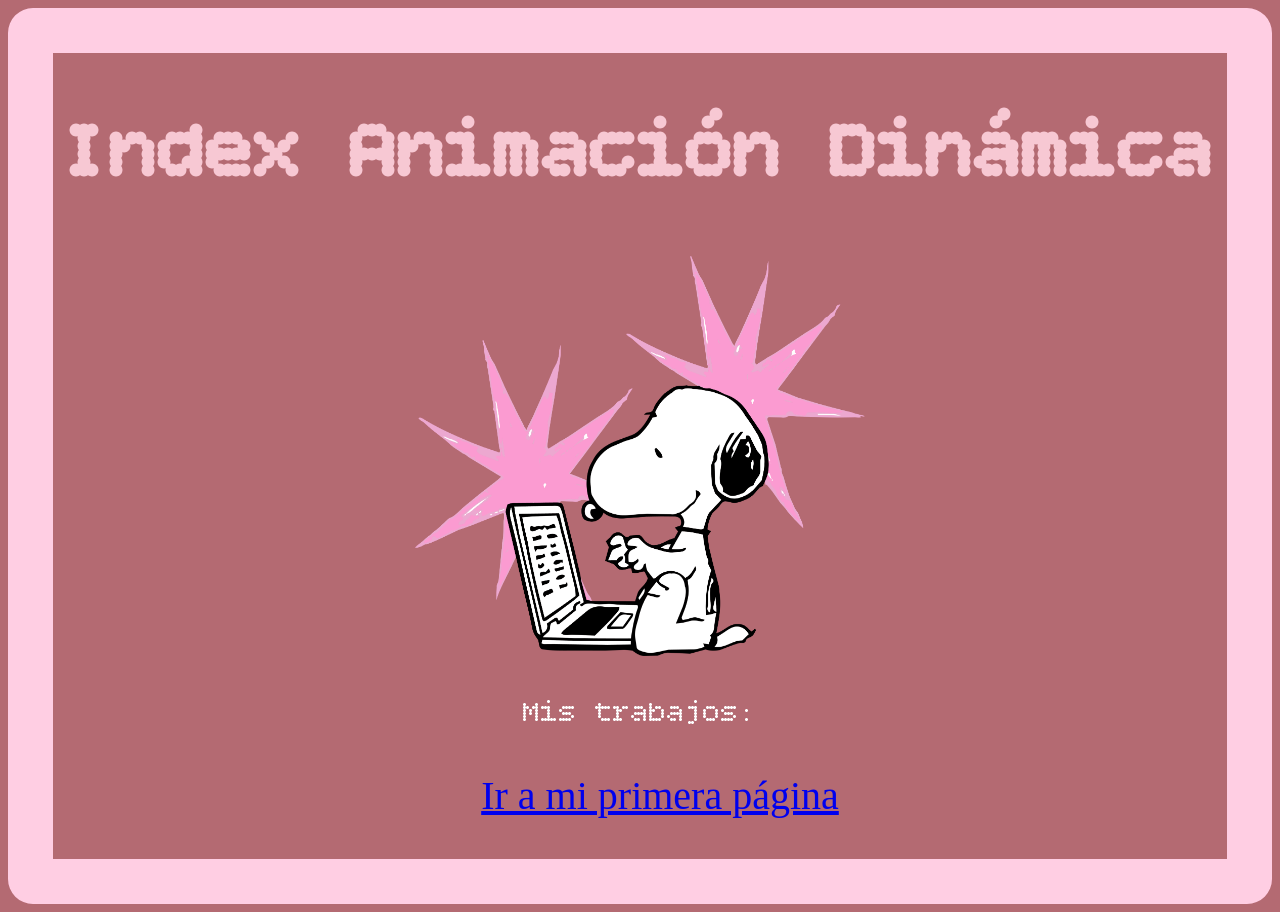
<file: Index.html>
<!doctype html>
<html>
 <head>
    <link rel="preconnect" href="https://fonts.googleapis.com">
<link rel="preconnect" href="https://fonts.gstatic.com" crossorigin>
<link href="https://fonts.googleapis.com/css2?family=Bitcount+Single:wght@100..900&display=swap" rel="stylesheet">
   <meta charset="utf-8">
   <title> Index</title>
   <style>
    body {
        background-color: rgb(180, 106, 114);
        font-size: 40px;
        text-align: center;
        border: 45px solid rgb(255, 206, 227);
    border-radius: 25px;
    padding: 2opx;
    }
    h1 {
        font-family: "Bitcount Single", sans-serif;
        color: rgb(247, 200, 211);
        text-align: center;
    }
    p{
        font-family: "Bitcount Single";
        color: white;
        font-size: 30px;
        text-align: center;
    }
   </style>
 </head>
 <body>
    <h1> Index Animación Dinámica</h1>
    <img src="snoopcomp.png" alt="snoopy" width="450" height="400" >
    <p> Mis trabajos:</p>
    <ul>
         <a href="pagina01.html">Ir a mi primera página</a>
    </ul>
 </body>

</html>
</file>
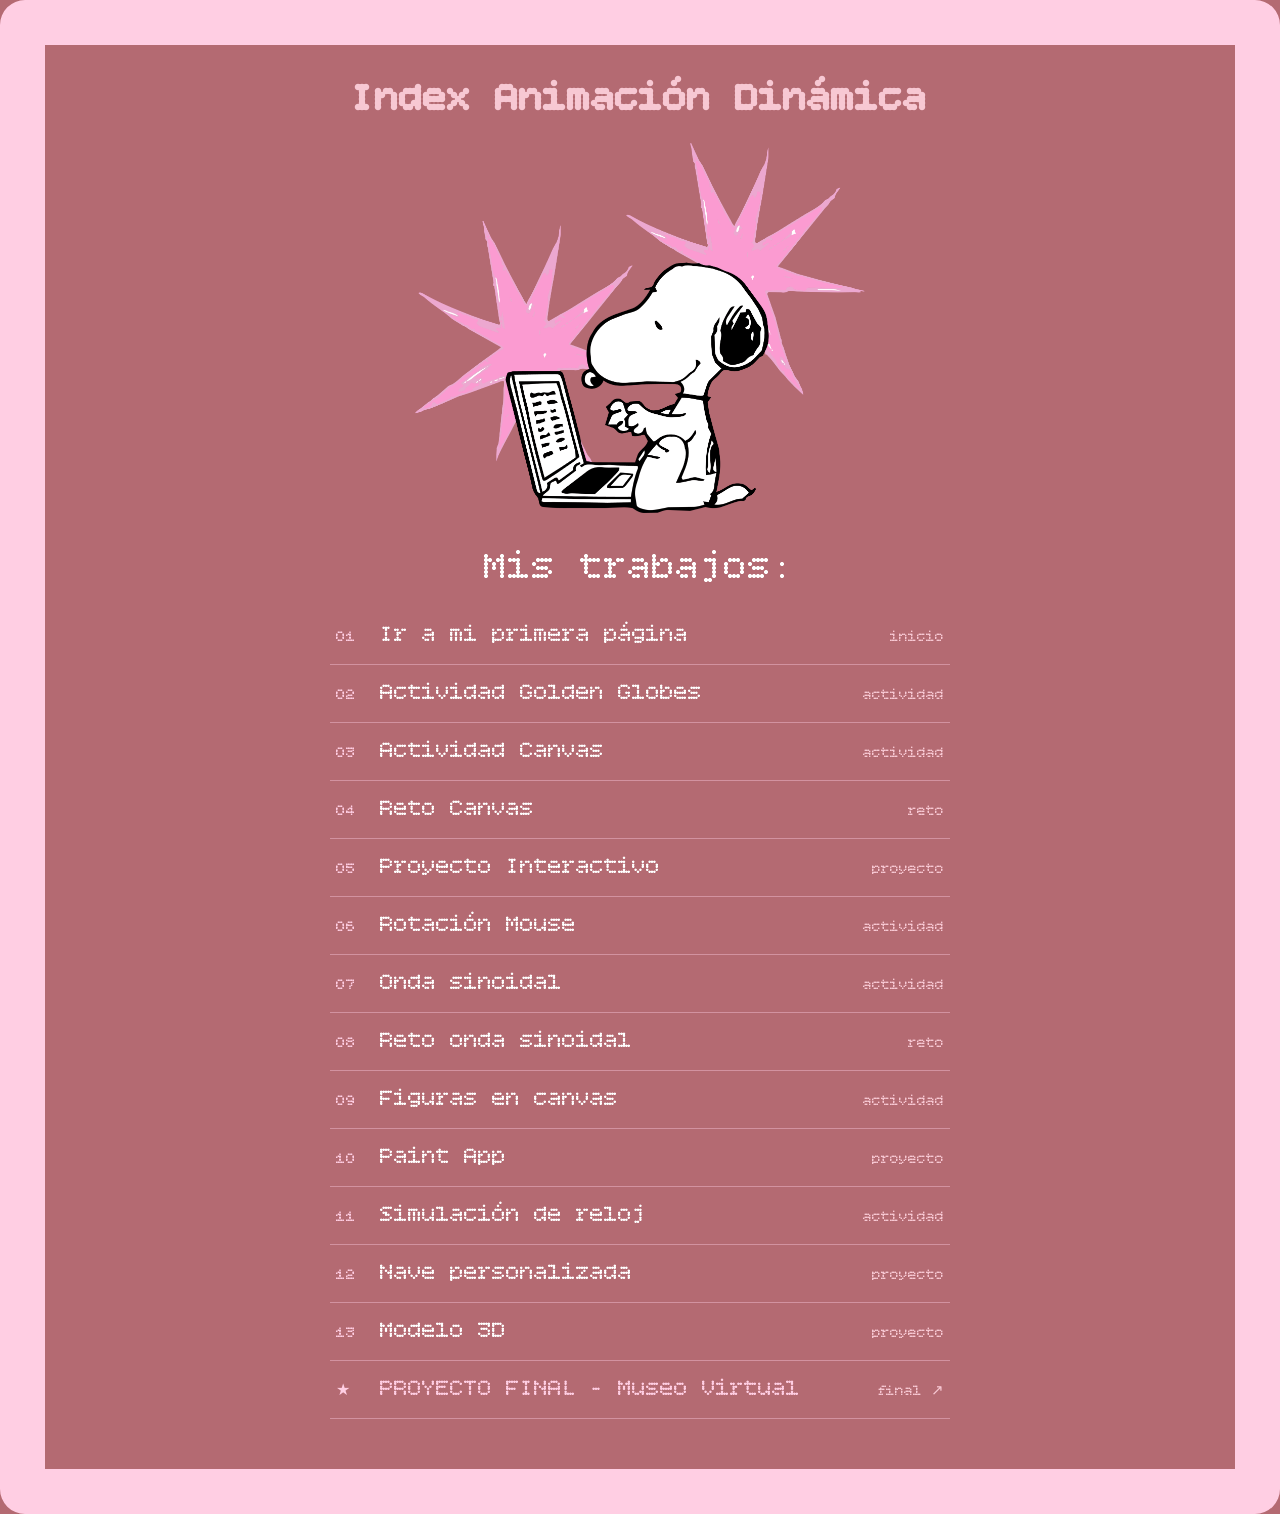
<file: index.html>
<!doctype html>
<html lang="es">
<head>
  <link rel="preconnect" href="https://fonts.googleapis.com">
  <link rel="preconnect" href="https://fonts.gstatic.com" crossorigin>
  <link href="https://fonts.googleapis.com/css2?family=Bitcount+Single:wght@100..900&display=swap" rel="stylesheet">
  <meta charset="utf-8">
  <meta name="viewport" content="width=device-width, initial-scale=1">
  <title>Index</title>
  <style>
    body {
      margin: 0;
      background-color: rgb(180, 106, 114);
      border: 45px solid rgb(255, 206, 227);
      border-radius: 25px;
      padding: 20px;
      text-align: center;
      font-family: "Bitcount Single", sans-serif;
      color: white;
    }

    h1 {
      color: rgb(247, 200, 211);
      font-size: 40px;
      margin: 10px 0 20px;
    }

    img {
      max-width: 100%;
      height: auto;
    }

    h2 {
      font-size: 40px;
      font-weight: normal;
      margin: 25px 0 15px;
    }

    .lista {
      max-width: 620px;
      margin: 0 auto 30px;
      text-align: left;
    }

    .lista a {
      display: flex;
      align-items: baseline;
      gap: 18px;
      padding: 14px 6px;
      border-bottom: 1px solid rgba(255, 206, 227, 0.4);
      color: white;
      text-decoration: none;
      font-size: 24px;
      transition: padding-left 0.2s, color 0.2s;
    }

    .lista a:hover {
      padding-left: 16px;
      color: rgb(255, 206, 227);
    }

    .num {
      font-size: 16px;
      color: rgb(255, 206, 227);
      min-width: 26px;
    }

    .nombre { flex: 1; }

    .tipo {
      font-size: 15px;
      color: rgb(247, 200, 211);
    }

    .final .nombre { color: rgb(255, 206, 227); }

    @media (max-width: 600px) {
      body { border-width: 15px; padding: 10px; }
      h1 { font-size: 28px; }
      h2 { font-size: 30px; }
      .lista a { font-size: 20px; gap: 12px; }
    }
  </style>
</head>
<body>
  <h1>Index Animación Dinámica</h1>
  <img src="snoopcomp.png" alt="snoopy" width="450" height="400">

  <h2>Mis trabajos:</h2>

  <div class="lista">
    <a href="pagina01.html"><span class="num">01</span><span class="nombre">Ir a mi primera página</span><span class="tipo">inicio</span></a>
    <a href="ActGB/pagina2-1.html"><span class="num">02</span><span class="nombre">Actividad Golden Globes</span><span class="tipo">actividad</span></a>
    <a href="A4CANVAS/pagina4-1.html"><span class="num">03</span><span class="nombre">Actividad Canvas</span><span class="tipo">actividad</span></a>
    <a href="reto-canvas/pagina-img-animada.html"><span class="num">04</span><span class="nombre">Reto Canvas</span><span class="tipo">reto</span></a>
    <a href="proyecto/07-key-codes.html"><span class="num">05</span><span class="nombre">Proyecto Interactivo</span><span class="tipo">proyecto</span></a>
    <a href="rotacionMouse/calamouse.html"><span class="num">06</span><span class="nombre">Rotación Mouse</span><span class="tipo">actividad</span></a>
    <a href="coseno/coseno.html"><span class="num">07</span><span class="nombre">Onda sinoidal</span><span class="tipo">actividad</span></a>
    <a href="reto/retoestrella.html"><span class="num">08</span><span class="nombre">Reto onda sinoidal</span><span class="tipo">reto</span></a>
    <a href="figcanvas/figcanvas.html"><span class="num">09</span><span class="nombre">Figuras en canvas</span><span class="tipo">actividad</span></a>
    <a href="canvaspaint/canvaspaint.html"><span class="num">10</span><span class="nombre">Paint App</span><span class="tipo">proyecto</span></a>
    <a href="relojact/reloj_gato.html"><span class="num">11</span><span class="nombre">Simulación de reloj</span><span class="tipo">actividad</span></a>
    <a href="Nave/index.html"><span class="num">12</span><span class="nombre">Nave personalizada</span><span class="tipo">proyecto</span></a>
    <a href="model/index.html"><span class="num">13</span><span class="nombre">Modelo 3D</span><span class="tipo">proyecto</span></a>
    <a class="final" href="https://katrina287439.itch.io/museo-the-little-pony" target="_blank" rel="noopener"><span class="num">★</span><span class="nombre">PROYECTO FINAL - Museo Virtual</span><span class="tipo">final ↗</span></a>
  </div>
</body>
</html>
</file>
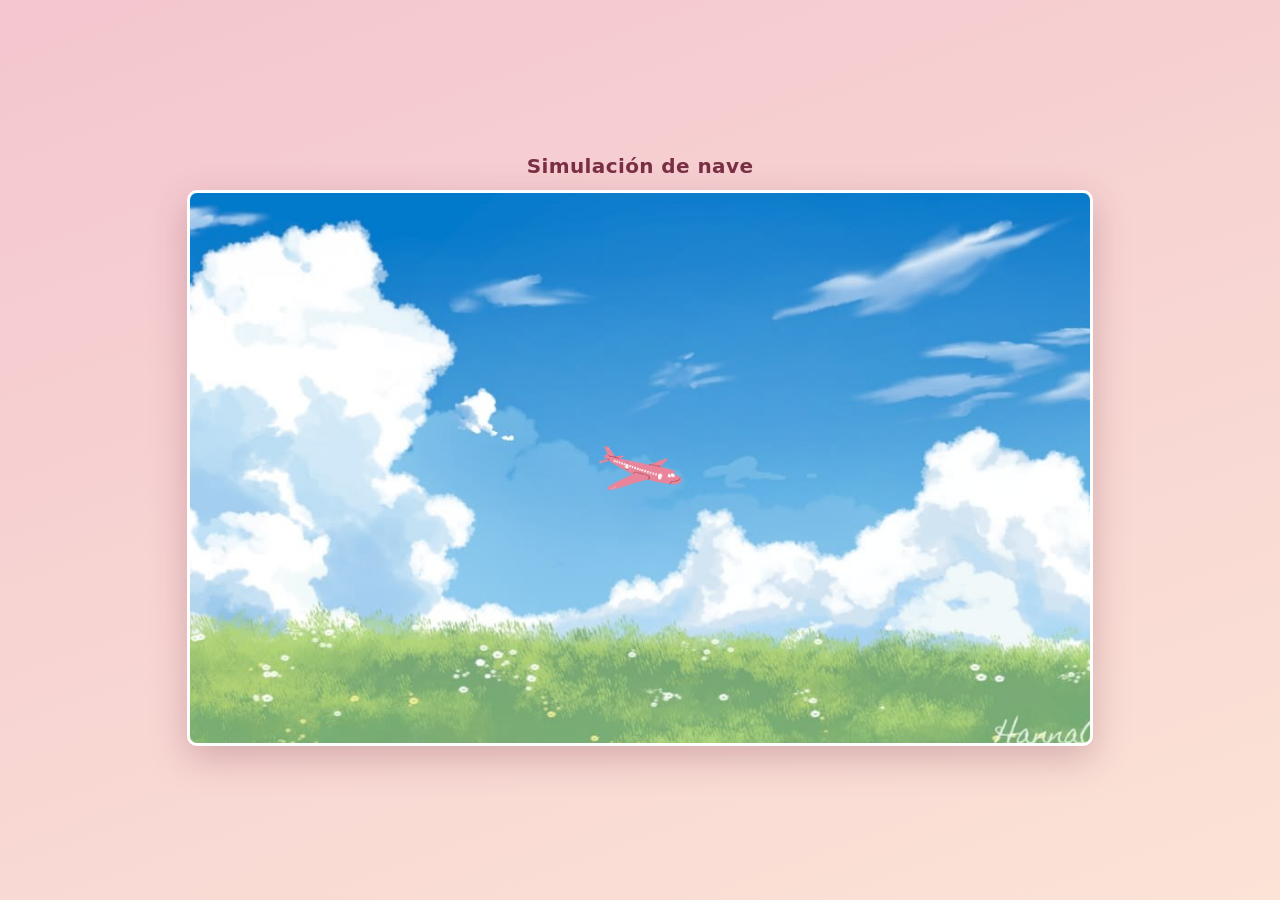
<file: Nave/index.html>
<!DOCTYPE html>
<html lang="es">
<head>
  <meta charset="UTF-8">
  <meta name="viewport" content="width=device-width, initial-scale=1.0">
  <title>Simulación de nave</title>
  <style>
    * { margin: 0; padding: 0; box-sizing: border-box; }
    html, body {
      width: 100%; min-height: 100%;
      background: #f4c6cf linear-gradient(160deg, #f4c6cf, #fbe3d6) fixed; /* rosa palo a durazno */
    }
    body {
      display: flex; flex-direction: column; align-items: center;
      justify-content: center; gap: 12px; padding: 20px; min-height: 100vh;
      font-family: system-ui, sans-serif; color: #7a2f45;
    }
    h1 { font-size: 20px; font-weight: 600; letter-spacing: .02em; }
    canvas {
      display: block; cursor: crosshair;
      max-width: 100%; height: auto;
      border: 3px solid #ffffff; border-radius: 10px;
      box-shadow: 0 12px 36px rgba(122, 47, 69, .28);
    }
  </style>
</head>
<body>
  <h1>Simulación de nave</h1>
  <canvas id="juego"></canvas>

  <script src="navecita.js"></script>
  <script>
    // ============ CONFIGURACIÓN ============
    const FRICCION    = 0.985;   // por frame a 60fps (1 = sin fricción, 0.9 = mucha)
    const ACELERACION = 0.00045; // fuerza hacia el mouse (por píxel de distancia)
    const ACEL_MAX    = 0.9;     // aceleración máxima (px/frame²)
    const VEL_MAX     = 12;      // velocidad máxima (px/frame)
    const REBOTE      = 0.55;    // 0 = se pega a la pared, 1 = rebote perfecto
    const ZONA_MUERTA = 12;      // cerca del mouse no acelera
    const ANCHO_NAVE  = 130;     // tamaño del biplano en pantalla (px)
    const ANCHO_CANVAS = 900;    // tamaño del canvas (px)
    const ALTO_CANVAS  = 550;

    // ============ CANVAS ============
    const canvas = document.getElementById("juego");
    const ctx = canvas.getContext("2d");
    let W, H;

    function ajustar() {
      W = canvas.width = ANCHO_CANVAS;
      H = canvas.height = ALTO_CANVAS;
    }

    // ============ NAVE ============
    const nave = new Navecita("nave.png", null, ANCHO_NAVE);
    const mouse = { x: 0, y: 0 };
    const particulas = [];

    // ============ FONDO ============
    const fondo = new Image();
    let fondoListo = false;
    fondo.onload = () => { fondoListo = true; };
    fondo.src = "fondo.jpg";

    // El fondo se dibuja un poco más grande que el canvas para poder moverlo (efecto parallax)
    const ZOOM_FONDO = 1.12;

    function dibujarFondo() {
      if (!fondoListo) {
        // Cielo provisional mientras carga la imagen
        const g = ctx.createLinearGradient(0, 0, 0, H);
        g.addColorStop(0, "#1f6fd6");
        g.addColorStop(1, "#bfe3ff");
        ctx.fillStyle = g;
        ctx.fillRect(0, 0, W, H);
        return;
      }

      // La imagen cubre todo el canvas sin deformarse
      const escala = Math.max(W / fondo.width, H / fondo.height) * ZOOM_FONDO;
      const w = fondo.width * escala;
      const h = fondo.height * escala;

      // Se mueve al revés que la nave, así parece que hay profundidad
      const x = -(w - W) * (nave.x / W);
      const y = -(h - H) * (nave.y / H);
      ctx.drawImage(fondo, x, y, w, h);
    }

    // ============ FÍSICA ============
    // El mouse se mide dentro del canvas (también si la página lo reduce de tamaño)
    canvas.addEventListener("mousemove", (e) => {
      const r = canvas.getBoundingClientRect();
      mouse.x = (e.clientX - r.left) * (canvas.width / r.width);
      mouse.y = (e.clientY - r.top) * (canvas.height / r.height);
    });

    function actualizar(dt) {
      // dt = 1 equivale a un frame a 60fps
      const dx = mouse.x - nave.x;
      const dy = mouse.y - nave.y;
      const dist = Math.hypot(dx, dy);

      // 1) Aceleración hacia el mouse (proporcional a la distancia, con tope)
      let ax = 0, ay = 0;
      if (dist > ZONA_MUERTA) {
        const fuerza = Math.min(dist * ACELERACION * 60, ACEL_MAX);
        ax = (dx / dist) * fuerza;
        ay = (dy / dist) * fuerza;
      }
      nave.vx += ax * dt;
      nave.vy += ay * dt;
      nave.empuje = Math.hypot(ax, ay) / ACEL_MAX;

      // 2) Fricción (independiente de los fps)
      const f = Math.pow(FRICCION, dt);
      nave.vx *= f;
      nave.vy *= f;

      // 3) Límite de velocidad
      const v = Math.hypot(nave.vx, nave.vy);
      if (v > VEL_MAX) {
        nave.vx = (nave.vx / v) * VEL_MAX;
        nave.vy = (nave.vy / v) * VEL_MAX;
      }

      // 4) Mover
      nave.x += nave.vx * dt;
      nave.y += nave.vy * dt;

      // 5) Límites del canvas con rebote amortiguado (según el tamaño real de la nave)
      const m = nave.medidas();
      const mx = m.ancho / 2, my = m.alto / 2;
      if (nave.x < mx)     { nave.x = mx;     nave.vx = Math.abs(nave.vx) * REBOTE; }
      if (nave.x > W - mx) { nave.x = W - mx; nave.vx = -Math.abs(nave.vx) * REBOTE; }
      if (nave.y < my)     { nave.y = my;     nave.vy = Math.abs(nave.vy) * REBOTE; }
      if (nave.y > H - my) { nave.y = H - my; nave.vy = -Math.abs(nave.vy) * REBOTE; }

      // 6) Orientación: el avión mira hacia donde va y se inclina al subir o bajar
      // El avión mira hacia donde está el mouse (hacia donde empuja),
      // así el humo siempre sale por la cola y nunca por delante
      if (dx > 20) nave.direccion = 1;
      if (dx < -20) nave.direccion = -1;
      const empujaAdelante = ax * nave.direccion > 0; // solo hay motor/humo si acelera hacia donde mira
      nave.showFlame = empujaAdelante && nave.empuje > 0.1;
      const inclinacion = Math.max(-0.5, Math.min(0.5, nave.direccion * nave.vy * 0.06));
      nave.rotation += (inclinacion - nave.rotation) * Math.min(0.12 * dt, 1);

      // 7) Humo que deja el avión por la cola
      if (empujaAdelante && nave.empuje > 0.05) {
        const n = Math.ceil(nave.empuje * 2);
        for (let i = 0; i < n; i++) {
          particulas.push({
            x: nave.x - nave.direccion * m.ancho * 0.45,
            y: nave.y + (Math.random() - 0.5) * 10,
            vx: -nave.direccion * (1 + Math.random() * 1.5) + nave.vx * 0.3,
            vy: (Math.random() - 0.5) * 1 + nave.vy * 0.3,
            vida: 1, r: 3 + Math.random() * 4
          });
        }
      }
      for (let i = particulas.length - 1; i >= 0; i--) {
        const p = particulas[i];
        p.x += p.vx * dt; p.y += p.vy * dt;
        p.vida -= 0.025 * dt;
        if (p.vida <= 0) particulas.splice(i, 1);
      }
    }

    function dibujarParticulas() {
      for (const p of particulas) {
        ctx.fillStyle = `rgba(205,220,240,${p.vida * 0.28})`;
        ctx.beginPath();
        ctx.arc(p.x, p.y, p.r * (2 - p.vida), 0, 6.283);
        ctx.fill();
      }
    }

    // ============ BUCLE ============
    let ultimo = performance.now();
    function bucle(ahora) {
      const dt = Math.min((ahora - ultimo) / 16.667, 3);
      ultimo = ahora;

      actualizar(dt);
      dibujarFondo(ahora);
      dibujarParticulas();
      nave.draw(ctx, ahora);
      requestAnimationFrame(bucle);
    }

    ajustar();
    nave.x = mouse.x = W / 2;
    nave.y = mouse.y = H / 2;
    requestAnimationFrame(bucle);
  </script>
</body>
</html>
</file>
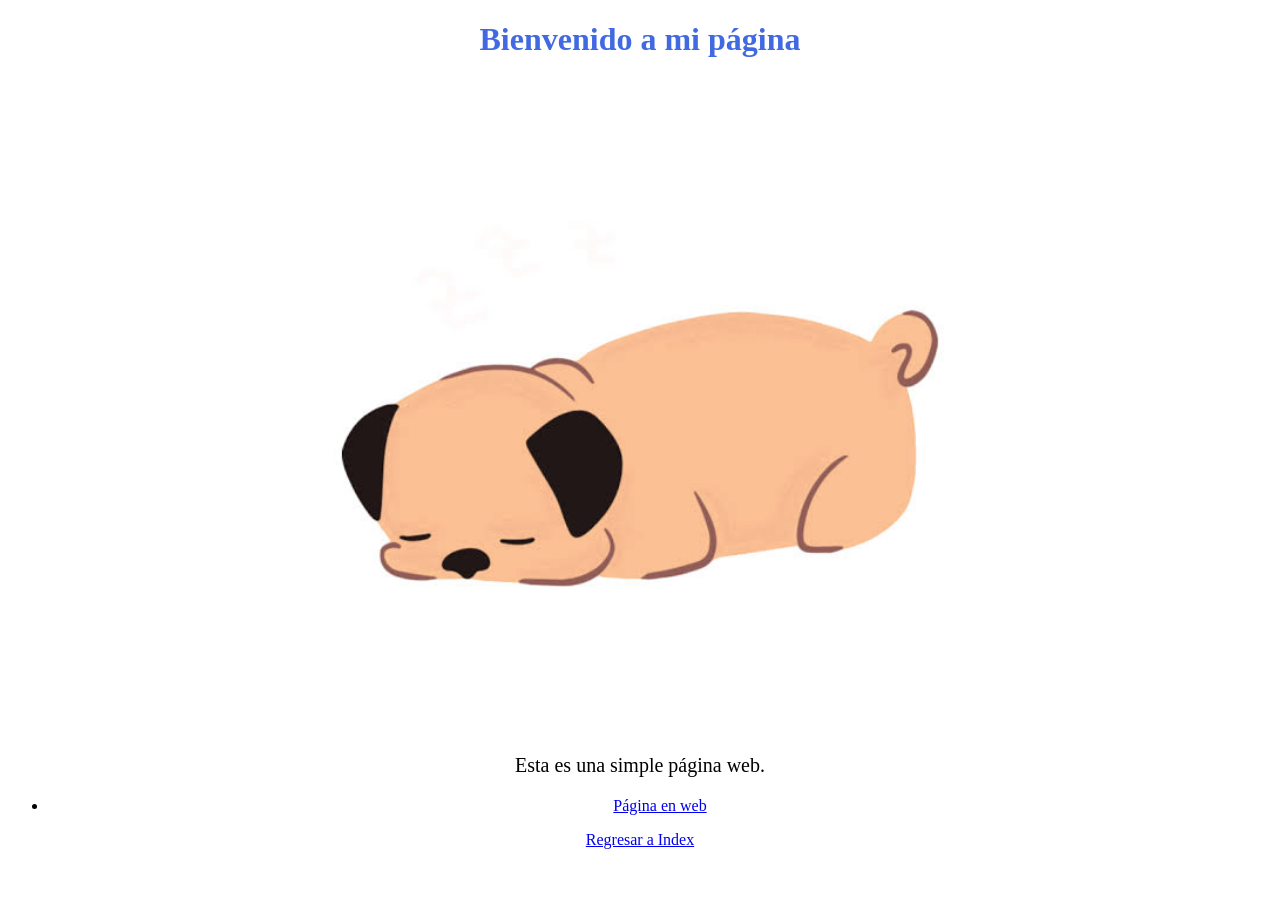
<file: pagina01.html>
<!doctype html>
<html>
 <head>
   <meta charset="utf-8">
   <title> Mi primera página</title>
   <style>
    body {
        background-color: white;
        text-align: center;
    }
    h1 {
        color: royalblue;
        text-align: center;
    }
    p{
        font-family: verdana;
        font-size: 20px;
        text-align: center;
    }
    img{
        border-radius: 15px;
    }
   </style>
 </head>
 <body>
    <h1> Bienvenido a mi página</h1>
    <img src="pug.jpeg" alt="pug" width="650" height="650" >
    <p> Esta es una simple página web.</p>
    <ul>
        <li> <a href="https://www.glossier.com/en-mx"> Página en web</a></li>
    </ul>
    <a href="index.html">Regresar a Index</a>
 </body>

</html>
</file>
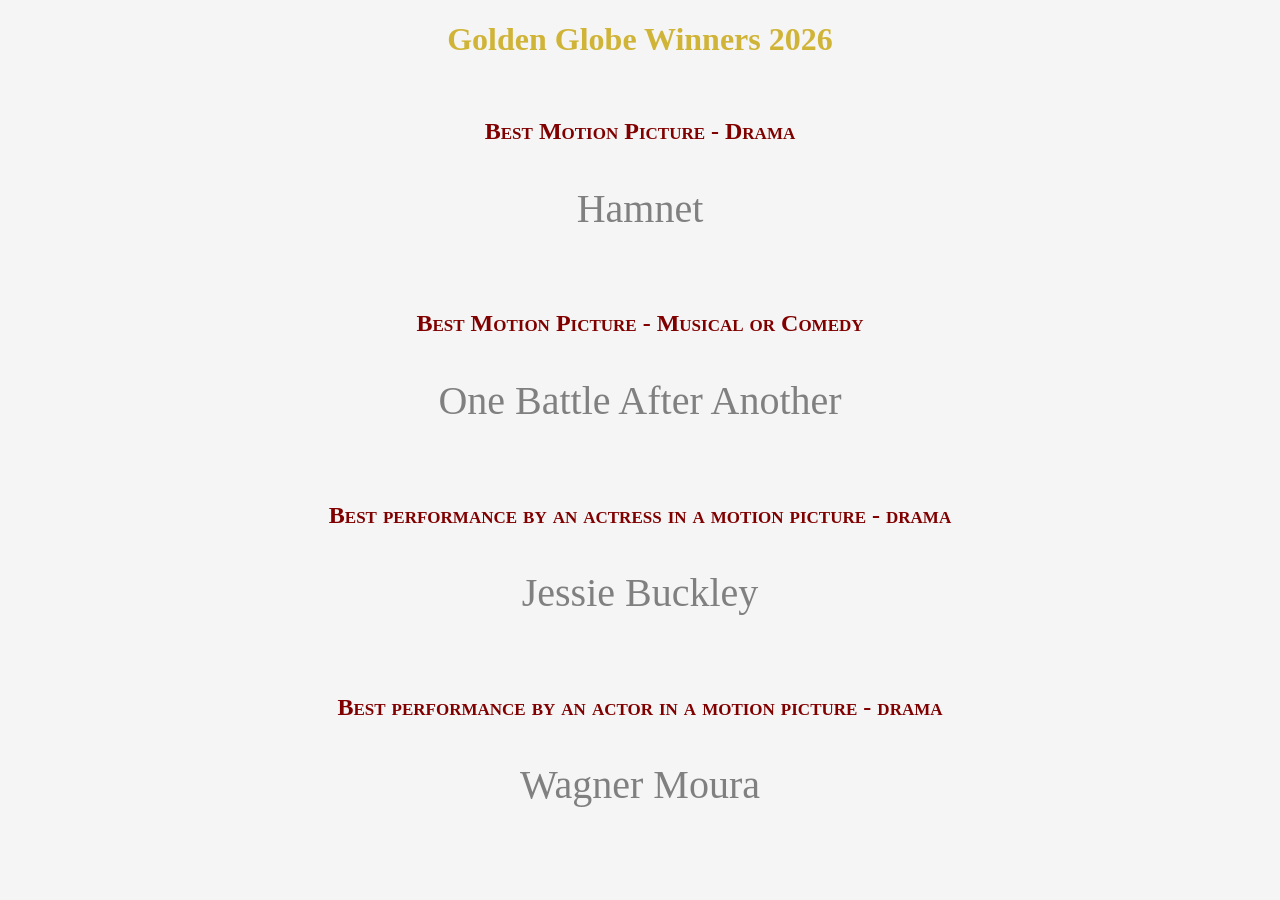
<file: pagina2-1.html>
<!doctype html>
<html>
 <head>
   <meta charset="utf-8">
   <title>Página 2</title>
   <style>
    body {
        background-color:whitesmoke;
        text-align: center;
    }
    h1{
        color: rgb(208, 180, 56);
    }
    h2 {
        color:maroon;
        font-variant: small-caps;
    }
    p {
        color:gray;
        font-size: 40px;
    }
    </style>
    <script>
        function init(){
             var nombreactor = document.getElementById("bestactor");
              nombreactor.innerHTML = " Wagner Moura";
              var nombredrama= document.getElementById("bestdrama");
              nombredrama.innerHTML = "Hamnet";
              var bestcomedy= document.getElementById("bestcomedy");
              bestcomedy.innerHTML = "One Battle After Another";
              var bestactress= document.getElementById("bestactress");
              bestactress.innerHTML = "Jessie Buckley";
        }
        window.onload = init;
   </script>
  
  
 </head>
 <body>
     <h1>Golden Globe Winners 2026</h1>
 </br>
     <h2>Best Motion Picture - Drama</h2>
     <p id="bestdrama">Name Drama</p>
 </br>
     <h2>Best Motion Picture - Musical or Comedy</h2>
     <p id="bestcomedy">Name Comedy</p>
 </br>
     <h2>Best performance by an actress in a motion picture - drama</h2>
     <p id="bestactress">Name Actress</p>
 </br>
     <h2>Best performance by an actor in a motion picture - drama</h2>
     <p id="bestactor">Name Actor</p>
 </body>
</html>
</file>
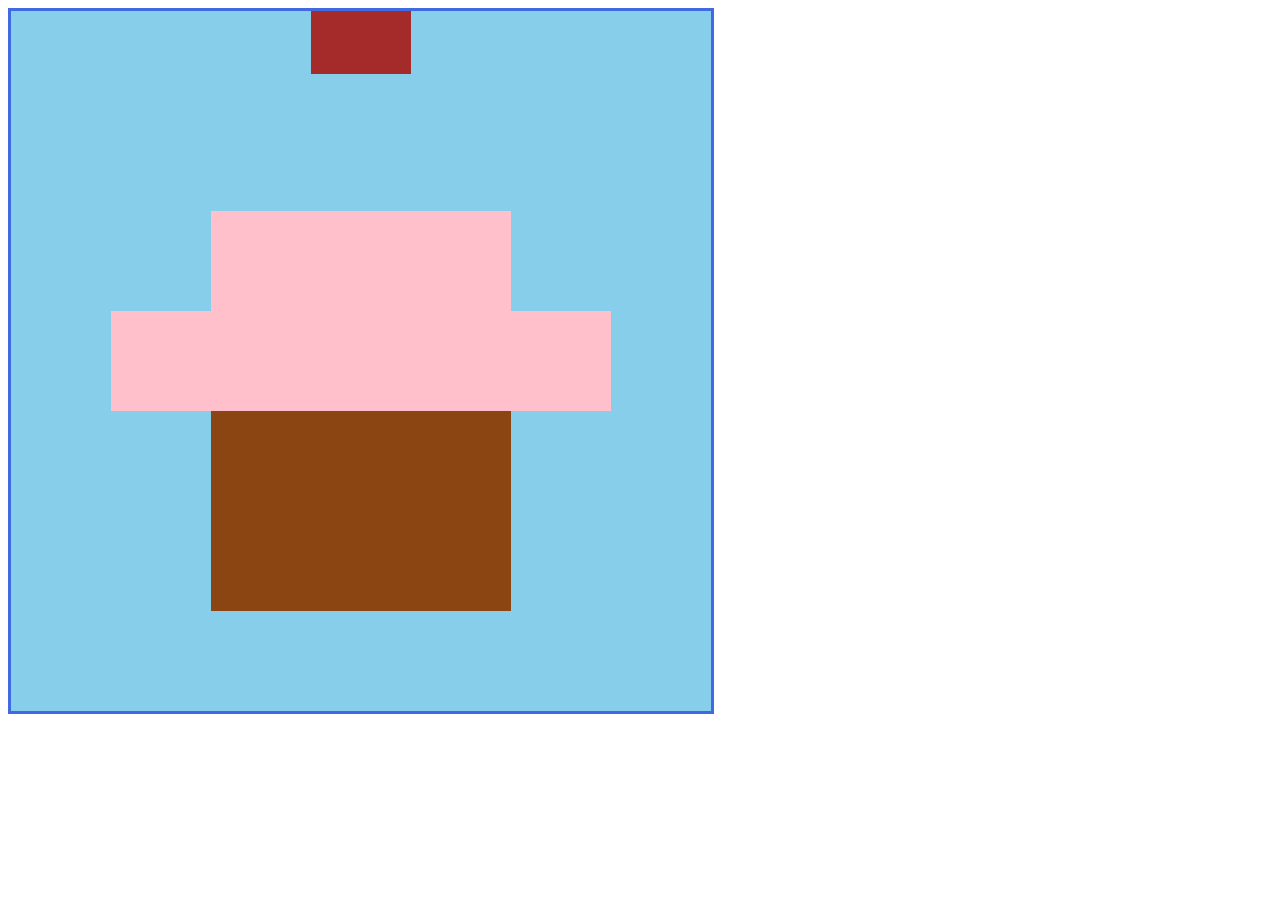
<file: A4CANVAS/pagina4-1.html>
<!doctype html>
<html>
<head>
  <meta charset="utf-8">
  <title>Pagina 4</title>
  <style>
      canvas{
          border: 3px solid royalblue;
          background-color: skyblue;
      }
  </style>
<script>
    //window.onload=function(){}
    var y= -100; 
    var dy=1;
    function animate(){
        requestAnimationFrame(animate);
      //console.log('animando');
      var canvas = document.getElementById("micanvas");
      var context = canvas.getContext("2d");
      context.clearRect(0, 0, innerWidth, innerHeight);
      context.fillStyle=" brown"; 
      context.fillRect(300,y,100,100);

      context.fillStyle=" pink"; 
      context.fillRect(200,200,100,100);
      context.fillStyle=" pink"; 
      context.fillRect(300,200,100,100);
      context.fillStyle=" pink"; 
      context.fillRect(400,200,100,100);
      context.fillStyle=" pink"; 
      context.fillRect(300,300,100,100);
      context.fillStyle=" pink"; 
      context.fillRect(200,300,100,100);
      context.fillStyle=" pink"; 
      context.fillRect(100,300,100,100);
      context.fillStyle=" pink"; 
      context.fillRect(400,300,100,100);
      context.fillStyle=" pink"; 
      context.fillRect(500,300,100,100);
      context.fillStyle=" SaddleBrown"; 
      context.fillRect(300,400,100,100);
      context.fillStyle=" SaddleBrown"; 
      context.fillRect(400,400,100,100);
      context.fillStyle=" SaddleBrown"; 
      context.fillRect(400,400,100,100);
      context.fillStyle=" SaddleBrown"; 
      context.fillRect(200,400,100,100);
      context.fillStyle=" SaddleBrown"; 
      context.fillRect(300,500,100,100);
      context.fillStyle=" SaddleBrown"; 
      context.fillRect(200,500,100,100);
      context.fillStyle=" SaddleBrown"; 
      context.fillRect(400,500,100,100);

      if (y > 100 || y < -100)
      {
          dy= -dy;
      }
      y += dy;
      
    }
    animate();
</script>

  </head>
<body>
   <canvas id="micanvas" width="700" height="700"></canvas>
</body>
</html>
</file>
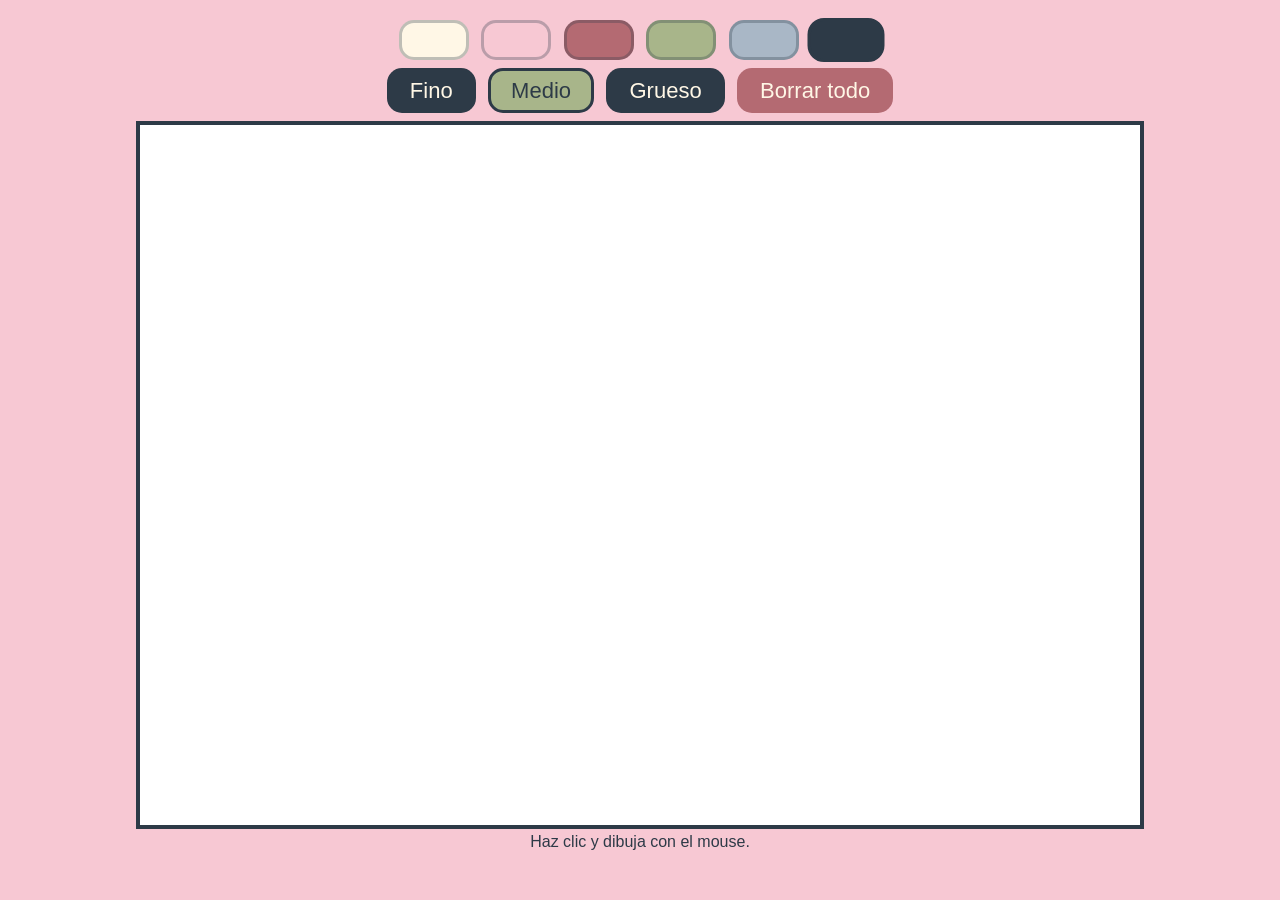
<file: canvaspaint/canvaspaint.html>
<!doctype html>
<html lang="es">
  <head>
    <meta charset="utf-8">
    <title>Mi Paint</title>
    <style>
      body {
        text-align: center;
        margin-top: 20px;
        background-color: #F7C8D3;
        color: #2D3A47;
        font-family: impact, sans-serif;
      }
      canvas {
        background-color: white;
        border: 4px solid #2D3A47;
        cursor: crosshair;
        max-width: 100%;
      }
      .barra {
        margin-bottom: 8px;
      }

      /* Colores */
      .colores button {
        width: 70px;
        height: 40px;
        margin: 0 4px;
        border: 3px solid rgba(45, 58, 71, 0.3);
        border-radius: 15px;
        cursor: pointer;
      }
      .colores button:hover { opacity: 0.6; }
      .colores button.activo { border-color: #2D3A47; transform: scale(1.1); }

      /* Grosores y borrar todo */
      .grosores button, #clear {
        height: 45px;
        margin: 0 4px;
        padding: 0 20px;
        background: #2D3A47;
        color: #FFF7E6;
        font: 22px impact, sans-serif;
        border: 3px solid transparent;
        border-radius: 15px;
        cursor: pointer;
      }
      .grosores button:hover, #clear:hover { opacity: 0.6; }
      .grosores button.activo { background: #A8B58A; color: #2D3A47; border-color: #2D3A47; }
      #clear { background: #B46A72; color: #FFF7E6; }
    </style>
  </head>
  <body>
    <div class="barra colores" id="colores">
      <button type="button" value="#FFF7E6" style="background:#FFF7E6" title="Vanilla Cream"></button>
      <button type="button" value="#F7C8D3" style="background:#F7C8D3" title="Blush Petal"></button>
      <button type="button" value="#B46A72" style="background:#B46A72" title="Rosewood"></button>
      <button type="button" value="#A8B58A" style="background:#A8B58A" title="Sage Leaf"></button>
      <button type="button" value="#A9B7C6" style="background:#A9B7C6" title="Misty Sky"></button>
      <button type="button" value="#2D3A47" style="background:#2D3A47" title="Midnight Lagoon" class="activo"></button>
    </div>

    <div class="barra grosores" id="grosores">
      <button type="button" value="2">Fino</button>
      <button type="button" value="6" class="activo">Medio</button>
      <button type="button" value="14">Grueso</button>
      <button id="clear" type="button">Borrar todo</button>
    </div>

    <canvas id="canvas" width="1000" height="700"></canvas>
    <aside>Haz clic y dibuja con el mouse.</aside>

    <script>
      window.onload = function () {
        var canvas = document.getElementById('canvas');
        var context = canvas.getContext('2d');
        var dibujando = false;

        // Estilo inicial de la pluma
        context.strokeStyle = '#2D3A47';
        context.lineWidth = 6;
        context.lineCap = 'round';
        context.lineJoin = 'round';

        // Posición del mouse relativa al canvas (sustituye a utils.js)
        function posicion(event) {
          var rect = canvas.getBoundingClientRect();
          return {
            x: (event.clientX - rect.left) * (canvas.width / rect.width),
            y: (event.clientY - rect.top) * (canvas.height / rect.height)
          };
        }

        canvas.addEventListener('mousedown', function (event) {
          var p = posicion(event);
          dibujando = true;
          context.beginPath();
          context.moveTo(p.x, p.y);
          // Punto inicial para que un clic sin mover también deje marca
          context.lineTo(p.x, p.y);
          context.stroke();
        });

        canvas.addEventListener('mousemove', function (event) {
          if (!dibujando) return;
          var p = posicion(event);
          context.lineTo(p.x, p.y);
          context.stroke();
        });

        function terminar() { dibujando = false; }
        canvas.addEventListener('mouseup', terminar);
        canvas.addEventListener('mouseleave', terminar);

        // Marca como activo el botón elegido dentro de un grupo
        function activar(grupo, boton) {
          var botones = grupo.getElementsByTagName('button');
          for (var i = 0; i < botones.length; i++) {
            botones[i].classList.remove('activo');
          }
          boton.classList.add('activo');
        }

        // Cambiar color
        var colores = document.getElementById('colores');
        colores.addEventListener('click', function (event) {
          if (event.target.tagName !== 'BUTTON') return;
          context.strokeStyle = event.target.value;
          activar(colores, event.target);
        });

        // Cambiar grosor (el botón "Borrar todo" no tiene la clase de grosor)
        var grosores = document.getElementById('grosores');
        grosores.addEventListener('click', function (event) {
          var boton = event.target;
          if (boton.tagName !== 'BUTTON' || boton.id === 'clear') return;
          context.lineWidth = Number(boton.value);
          activar(grosores, boton);
        });

        // Borrar todo
        document.getElementById('clear').addEventListener('click', function () {
          context.clearRect(0, 0, canvas.width, canvas.height);
        });
      };
    </script>
  </body>
</html>
</file>
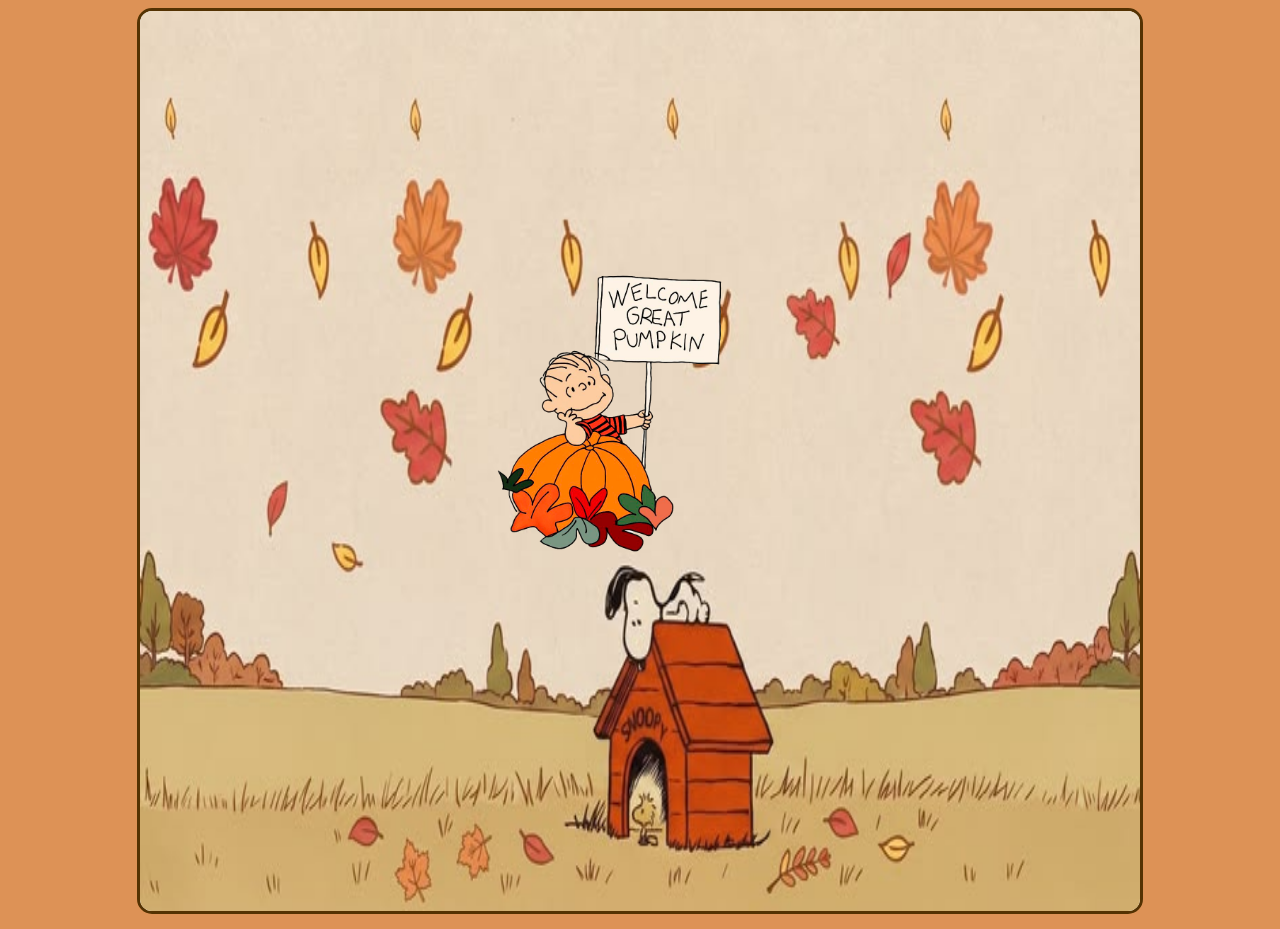
<file: coseno/coseno.html>
<!doctype html>
<html>
  <head>
    <meta charset="utf-8">
    <title>Pulse Pelota</title>
    <link rel="stylesheet" href="style.css">
  </head>  
  <body>
    <canvas id="canvas" width="1000" height="900"></canvas>
    
    <script src="utils.js"></script>

    <script>
    window.onload = function () {
      var canvas = document.getElementById('canvas'),
          context = canvas.getContext('2d'),
          img = new Image(),
          fondo = new Image(),
          angle = 0,
          centerX = canvas.width / 2,
          centerY = canvas.height / 2,
          radius = 50,
          speed = 0.05;

          // Imagen de la pelota
          img.src = "image.png";

          // Imagen de fondo
          fondo.src = "fondo.png";

      (function drawFrame () {
            window.requestAnimationFrame(drawFrame, canvas);

            context.clearRect(0, 0, canvas.width, canvas.height);

            // Dibujar el fondo
            context.drawImage(
              fondo,
              0,
              0,
              canvas.width,
              canvas.height
            );
            
            // Movimiento con seno y coseno
            var x = centerX + Math.sin(angle) * radius;
            var y = centerY + Math.cos(angle) * radius;

            // Escala usando seno
            var escala = 0.5 + Math.sin(angle) * 0.3;

            var ancho = img.width * escala;
            var alto = img.height * escala;

            // Dibujar la imagen centrada
            context.drawImage(
              img,
              x - ancho / 2,
              y - alto / 2,
              ancho,
              alto
            );

            angle += speed;
        }()
        );  
      
    };
    </script>
  </body>
</html>
</file>
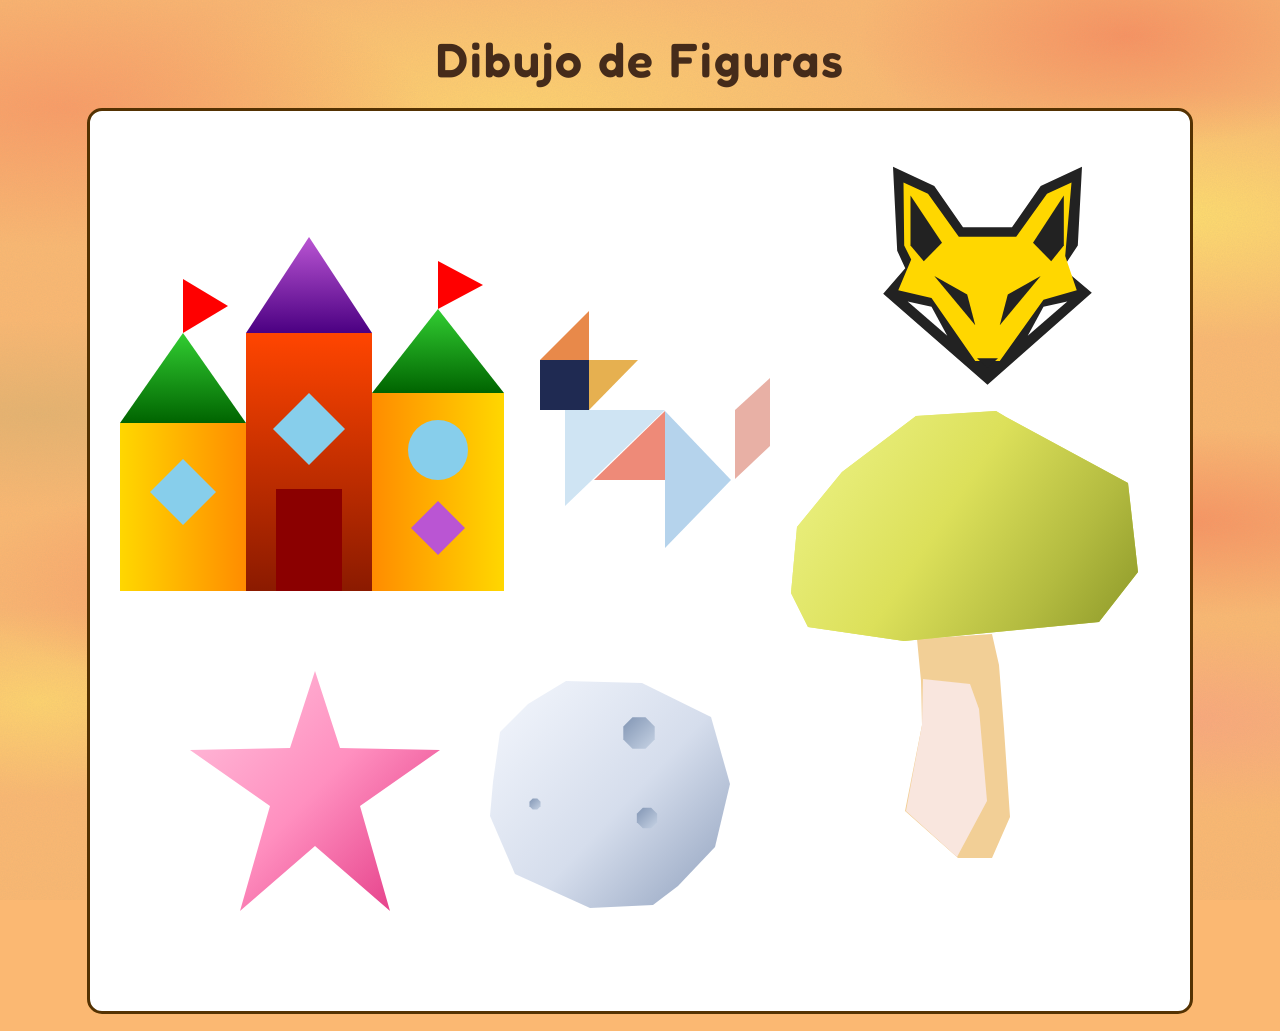
<file: figcanvas/figcanvas.html>
<!doctype html>
<html>
    <head>
    <meta charset="utf-8">
    <title>Dibujo de Figuras</title>
    <link rel="stylesheet" href="style.css">

    <!-- Fuente de Google Fonts -->
    <link rel="preconnect" href="https://fonts.googleapis.com">
    <link rel="preconnect" href="https://fonts.gstatic.com" crossorigin>
    <link href="https://fonts.googleapis.com/css2?family=Fredoka:wght@600&display=swap" rel="stylesheet">

    <style>
      h1 {
        text-align: center;
        font-family: 'Fredoka', 'Trebuchet MS', sans-serif;
        font-weight: 600;
        font-size: 48px;
        letter-spacing: 2px;
        color: #452b1a;
        margin: 20px 0;
      }
    </style>
  </head>

  <body>

    <h1>Dibujo de Figuras</h1>

    <canvas id="canvas" width="1100" height="900"></canvas>

    <script>
    window.onload = function () {

      var canvas = document.getElementById('canvas'),
          context = canvas.getContext('2d');

      var gradiente;


            /* --------------------------------
         CASTILLO (tamaño final)
         Ocupa x: 30 a 414 | y: 126 a 480
      -------------------------------- */

      context.save();


      /* ---------- TORRE IZQUIERDA ---------- */

      // Rectángulo con degradado horizontal (amarillo a naranja)
      gradiente = context.createLinearGradient(30, 0, 156, 0);
      gradiente.addColorStop(0, 'gold');
      gradiente.addColorStop(1, 'darkorange');
      context.fillStyle = gradiente;
      context.fillRect(30, 312, 126, 168);

      // Techo triangular con degradado vertical (verde claro a verde oscuro)
      gradiente = context.createLinearGradient(0, 222, 0, 312);
      gradiente.addColorStop(0, 'limegreen');
      gradiente.addColorStop(1, 'darkgreen');
      context.fillStyle = gradiente;
      context.beginPath();
      context.moveTo(30, 312);
      context.lineTo(93, 222);
      context.lineTo(156, 312);
      context.closePath();
      context.fill();

      // Ventana en forma de rombo
      context.fillStyle = 'skyblue';
      context.beginPath();
      context.moveTo(93, 348);
      context.lineTo(126, 381);
      context.lineTo(93, 414);
      context.lineTo(60, 381);
      context.closePath();
      context.fill();


      /* ---------- BANDERA IZQUIERDA ---------- */

      context.fillStyle = 'red';
      context.beginPath();
      context.moveTo(93, 222);
      context.lineTo(93, 168);
      context.lineTo(138, 195);
      context.lineTo(93, 222);
      context.closePath();
      context.fill();


      /* ---------- TORRE CENTRAL ---------- */

      // Rectángulo con degradado vertical (naranja a rojo oscuro)
      gradiente = context.createLinearGradient(0, 222, 0, 480);
      gradiente.addColorStop(0, 'orangered');
      gradiente.addColorStop(1, '#8b1a00');
      context.fillStyle = gradiente;
      context.fillRect(156, 222, 126, 258);

      // Techo triangular con degradado vertical (morado a índigo)
      gradiente = context.createLinearGradient(0, 126, 0, 222);
      gradiente.addColorStop(0, 'mediumorchid');
      gradiente.addColorStop(1, 'indigo');
      context.fillStyle = gradiente;
      context.beginPath();
      context.moveTo(156, 222);
      context.lineTo(219, 126);
      context.lineTo(282, 222);
      context.closePath();
      context.fill();

      // Ventana rombo
      context.fillStyle = 'skyblue';
      context.beginPath();
      context.moveTo(219, 282);
      context.lineTo(255, 318);
      context.lineTo(219, 354);
      context.lineTo(183, 318);
      context.closePath();
      context.fill();

      // Puerta
      context.fillStyle = 'darkred';
      context.fillRect(186, 378, 66, 102);


      /* ---------- TORRE DERECHA ---------- */

      // Rectángulo con degradado horizontal (naranja a amarillo)
      gradiente = context.createLinearGradient(282, 0, 414, 0);
      gradiente.addColorStop(0, 'darkorange');
      gradiente.addColorStop(1, 'gold');
      context.fillStyle = gradiente;
      context.fillRect(282, 282, 132, 198);

      // Techo triangular con degradado vertical (verde claro a verde oscuro)
      gradiente = context.createLinearGradient(0, 198, 0, 282);
      gradiente.addColorStop(0, 'limegreen');
      gradiente.addColorStop(1, 'darkgreen');
      context.fillStyle = gradiente;
      context.beginPath();
      context.moveTo(282, 282);
      context.lineTo(348, 198);
      context.lineTo(414, 282);
      context.closePath();
      context.fill();

      // Ventana circular
      context.fillStyle = 'skyblue';
      context.beginPath();
      context.arc(348, 339, 30, 0, Math.PI * 2);
      context.fill();

      // Rombo morado
      context.fillStyle = 'mediumorchid';
      context.beginPath();
      context.moveTo(348, 390);
      context.lineTo(375, 417);
      context.lineTo(348, 444);
      context.lineTo(321, 417);
      context.closePath();
      context.fill();


      /* ---------- BANDERA DERECHA ---------- */

      context.fillStyle = 'red';
      context.beginPath();
      context.moveTo(348, 210);
      context.lineTo(348, 150);
      context.lineTo(393, 174);
      context.lineTo(348, 198);
      context.closePath();
      context.fill();


      context.restore();


      /* --------------------------------
         ZORRO SIMPLIFICADO
      -------------------------------- */

      context.save();
      context.translate(740, 40);     // posición en el canvas
      context.scale(0.35, 0.35);      // tamaño

      // Forma exterior negra
      context.fillStyle = '#222';
      context.beginPath();
      context.moveTo(180, 45);     // oreja izquierda
      context.lineTo(298, 100);
      context.lineTo(380, 218);    // frente
      context.lineTo(520, 218);
      context.lineTo(602, 100);
      context.lineTo(720, 45);     // oreja derecha
      context.lineTo(708, 270);
      context.lineTo(665, 335);
      context.lineTo(748, 405);    // mejilla derecha
      context.lineTo(450, 668);    // punta inferior
      context.lineTo(152, 408);    // mejilla izquierda
      context.lineTo(215, 335);
      context.lineTo(192, 285);
      context.closePath();
      context.fill();

      // Parte amarilla
      context.fillStyle = 'gold';
      context.beginPath();
      context.moveTo(210, 90);     // oreja izquierda
      context.lineTo(280, 122);
      context.lineTo(368, 245);    // frente
      context.lineTo(532, 245);
      context.lineTo(620, 122);
      context.lineTo(690, 90);     // oreja derecha
      context.lineTo(672, 300);
      context.lineTo(705, 398);    // mejilla derecha
      context.lineTo(610, 425);
      context.lineTo(485, 600);    // hocico
      context.lineTo(415, 600);
      context.lineTo(290, 420);
      context.lineTo(195, 398);    // mejilla izquierda
      context.lineTo(232, 310);
      context.lineTo(212, 270);
      context.closePath();
      context.fill();

      // Interior oreja izquierda
      context.fillStyle = '#222';
      context.beginPath();
      context.moveTo(230, 127);
      context.lineTo(320, 262);
      context.lineTo(268, 315);
      context.lineTo(230, 270);
      context.closePath();
      context.fill();

      // Interior oreja derecha
      context.beginPath();
      context.moveTo(668, 127);
      context.lineTo(580, 262);
      context.lineTo(632, 315);
      context.lineTo(668, 270);
      context.closePath();
      context.fill();

      // Ojo izquierdo (triángulo)
      context.beginPath();
      context.moveTo(298, 357);
      context.lineTo(392, 410);
      context.lineTo(415, 498);
      context.closePath();
      context.fill();

      // Ojo derecho (triángulo)
      context.beginPath();
      context.moveTo(602, 357);
      context.lineTo(508, 410);
      context.lineTo(485, 498);
      context.closePath();
      context.fill();

      // Nariz
      context.beginPath();
      context.moveTo(420, 592);
      context.lineTo(480, 592);
      context.lineTo(450, 620);
      context.closePath();
      context.fill();

      // Mancha blanca izquierda
      context.fillStyle = 'white';
      context.beginPath();
      context.moveTo(222, 430);
      context.lineTo(290, 445);
      context.lineTo(335, 528);
      context.closePath();
      context.fill();

      // Mancha blanca derecha
      context.beginPath();
      context.moveTo(678, 430);
      context.lineTo(610, 445);
      context.lineTo(565, 528);
      context.closePath();
      context.fill();

      context.restore();

               /* --------------------------------
         HONGO VERDE (tamaño final)
         Ocupa x: 700 a 1048 | y: 300 a 747
      -------------------------------- */

      context.save();


      /* ---------- TALLO (parte exterior color arena) ---------- */

      context.fillStyle = '#f2cf96';
      context.beginPath();
      context.moveTo(827, 528);
      context.lineTo(902, 523);
      context.lineTo(909, 554);
      context.lineTo(914, 618);
      context.lineTo(920, 706);
      context.lineTo(902, 747);
      context.lineTo(868, 747);
      context.lineTo(815, 700);
      context.lineTo(832, 614);
      context.lineTo(831, 570);
      context.closePath();
      context.fill();


      /* ---------- TALLO (parte interior rosa claro) ---------- */

      context.fillStyle = '#f9e6de';
      context.beginPath();
      context.moveTo(833, 568);
      context.lineTo(880, 573);
      context.lineTo(889, 598);
      context.lineTo(897, 690);
      context.lineTo(867, 746);
      context.lineTo(816, 700);
      context.lineTo(832, 614);
      context.closePath();
      context.fill();


      /* ---------- SOMBRERO (parte clara) ---------- */

      // Degradado diagonal (amarillo claro arriba a la izquierda, verde lima abajo a la derecha)
      gradiente = context.createLinearGradient(700, 300, 1000, 530);
      gradiente.addColorStop(0, '#eef48a');
      gradiente.addColorStop(0.5, '#dce05a');
      gradiente.addColorStop(1, '#bcc43c');
      context.fillStyle = gradiente;

      context.beginPath();
      context.moveTo(826, 305);
      context.lineTo(906, 300);
      context.lineTo(916, 306);
      context.lineTo(1038, 372);
      context.lineTo(1048, 461);
      context.lineTo(1009, 511);
      context.lineTo(814, 530);
      context.lineTo(718, 516);
      context.lineTo(701, 482);
      context.lineTo(707, 416);
      context.lineTo(752, 361);
      context.closePath();
      context.fill();


            /* ---------- SOMBRERO (una sola pieza) ---------- */

      // Degradado diagonal: amarillo claro arriba a la izquierda, verde oliva abajo a la derecha
      gradiente = context.createLinearGradient(700, 300, 1048, 530);
      gradiente.addColorStop(0, '#eef48a');
      gradiente.addColorStop(0.45, '#dce05a');
      gradiente.addColorStop(0.75, '#b3bb40');
      gradiente.addColorStop(1, '#8a9627');
      context.fillStyle = gradiente;

      context.beginPath();
      context.moveTo(826, 305);
      context.lineTo(906, 300);
      context.lineTo(916, 306);
      context.lineTo(1038, 372);
      context.lineTo(1048, 461);
      context.lineTo(1009, 511);
      context.lineTo(814, 530);
      context.lineTo(718, 516);
      context.lineTo(701, 482);
      context.lineTo(707, 416);
      context.lineTo(752, 361);
      context.closePath();
      context.fill();

      context.restore();

      /* --------------------------------
         ESTRELLA (tamaño final)
         Ocupa x: 100 a 350 | y: 560 a 800
      -------------------------------- */

      context.save();

      // Degradado diagonal (rosa claro arriba a la izquierda, rosa fuerte abajo a la derecha)
      gradiente = context.createLinearGradient(100, 560, 350, 800);
      gradiente.addColorStop(0, '#ffc4de');
      gradiente.addColorStop(0.5, '#ff8fbf');
      gradiente.addColorStop(1, '#e0307f');
      context.fillStyle = gradiente;

      context.beginPath();
      context.moveTo(225, 560);    // punta superior
      context.lineTo(250, 637);
      context.lineTo(350, 639);    // punta derecha
      context.lineTo(270, 695);
      context.lineTo(300, 800);    // punta inferior derecha
      context.lineTo(225, 735);
      context.lineTo(150, 800);    // punta inferior izquierda
      context.lineTo(180, 695);
      context.lineTo(100, 639);    // punta izquierda
      context.lineTo(200, 637);
      context.closePath();
      context.fill();

      context.restore();

            /* --------------------------------
         LUNA (tamaño final)
         Ocupa x: 400 a 640 | y: 570 a 797
      -------------------------------- */

      context.save();


      /* ---------- CUERPO DE LA LUNA ---------- */

      // Degradado diagonal (claro arriba a la izquierda, gris azulado abajo a la derecha)
      gradiente = context.createLinearGradient(400, 570, 640, 797);
      gradiente.addColorStop(0, '#f4f7fd');
      gradiente.addColorStop(0.55, '#d5ddec');
      gradiente.addColorStop(1, '#8fa0bd');
      context.fillStyle = gradiente;

      context.beginPath();
      context.moveTo(476, 570);    // parte superior
      context.lineTo(552, 572);
      context.lineTo(621, 606);
      context.lineTo(640, 673);    // lado derecho
      context.lineTo(625, 736);
      context.lineTo(588, 775);
      context.lineTo(563, 794);
      context.lineTo(500, 797);    // parte inferior
      context.lineTo(425, 763);
      context.lineTo(400, 705);    // lado izquierdo
      context.lineTo(403, 671);
      context.lineTo(410, 621);
      context.lineTo(438, 593);
      context.closePath();
      context.fill();


      /* ---------- CRATERES (octágonos) ---------- */

      var i, angulo, cx, cy, r;
      var crateres = [
        { x: 549, y: 622, r: 17 },   // cráter grande (arriba a la derecha)
        { x: 557, y: 707, r: 11 },   // cráter mediano (abajo a la derecha)
        { x: 445, y: 693, r: 6 }     // cráter pequeño (a la izquierda)
      ];

      for (i = 0; i < crateres.length; i++) {
        cx = crateres[i].x;
        cy = crateres[i].y;
        r  = crateres[i].r;

        // Degradado propio de cada cráter (más oscuro arriba, más claro abajo)
        gradiente = context.createLinearGradient(cx - r, cy - r, cx + r, cy + r);
        gradiente.addColorStop(0, '#7f93b2');
        gradiente.addColorStop(1, '#c9d5e6');
        context.fillStyle = gradiente;

        context.beginPath();
        for (angulo = 0; angulo < 8; angulo++) {
          var a = (Math.PI / 4) * angulo + Math.PI / 8;
          var px = cx + r * Math.cos(a);
          var py = cy + r * Math.sin(a);
          if (angulo === 0) {
            context.moveTo(px, py);
          } else {
            context.lineTo(px, py);
          }
        }
        context.closePath();
        context.fill();
      }

      context.restore();

      /* --------------------------------
         ANIMAL GEOMETRICO (tamaño final)
         Ocupa x: 450 a 680 | y: 200 a 437
      -------------------------------- */

      context.save();


      /* ---------- CUERPO (triángulo azul claro) ---------- */

      context.fillStyle = '#cfe4f3';
      context.beginPath();
      context.moveTo(475, 299);
      context.lineTo(575, 299);
      context.lineTo(475, 395);
      context.closePath();
      context.fill();


      /* ---------- TRIÁNGULO CORAL (centro) ---------- */

      context.fillStyle = '#ee8a78';
      context.beginPath();
      context.moveTo(504, 369);
      context.lineTo(575, 300);
      context.lineTo(575, 369);
      context.closePath();
      context.fill();


      /* ---------- PATA / COLA (triángulo azul grande) ---------- */

      context.fillStyle = '#b5d3ec';
      context.beginPath();
      context.moveTo(575, 300);
      context.lineTo(641, 369);
      context.lineTo(575, 437);
      context.closePath();
      context.fill();


      /* ---------- COLA (paralelogramo rosa) ---------- */

      context.fillStyle = '#e8b0a5';
      context.beginPath();
      context.moveTo(645, 299);
      context.lineTo(680, 267);
      context.lineTo(680, 335);
      context.lineTo(645, 368);
      context.closePath();
      context.fill();


      /* ---------- CABEZA ---------- */

      // Oreja (triángulo naranja)
      context.fillStyle = '#e8894a';
      context.beginPath();
      context.moveTo(450, 249);
      context.lineTo(499, 200);
      context.lineTo(499, 249);
      context.closePath();
      context.fill();

      // Cuadrado azul marino
      context.fillStyle = '#1f2a52';
      context.fillRect(450, 249, 49, 50);

      // Hocico (triángulo amarillo)
      context.fillStyle = '#e6b050';
      context.beginPath();
      context.moveTo(499, 249);
      context.lineTo(548, 249);
      context.lineTo(499, 299);
      context.closePath();
      context.fill();

      context.restore();

    };
    </script>

  </body>
</html>
</file>
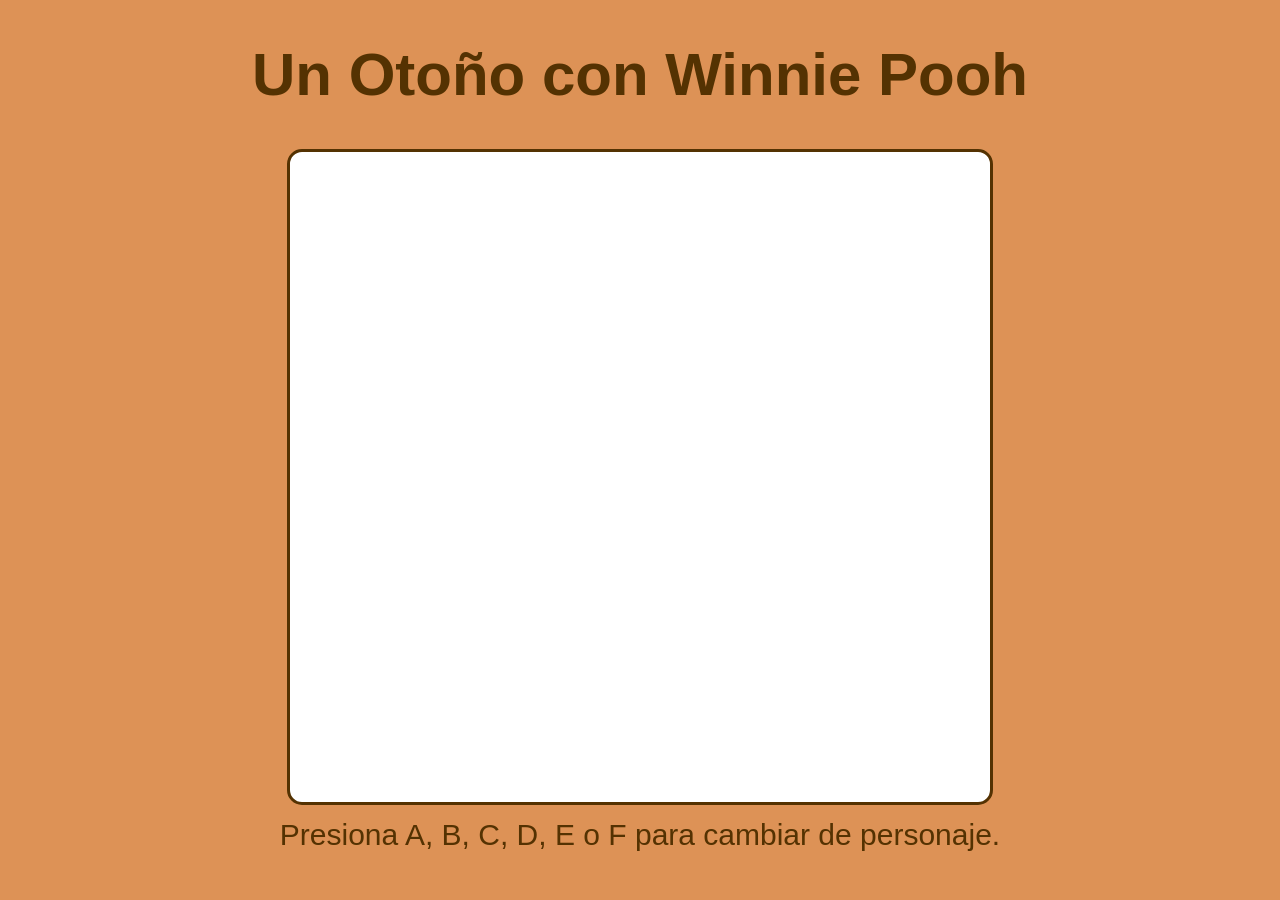
<file: proyecto/07-key-codes.html>
<!doctype html>
<html>
  <head>
    <meta charset="utf-8">
    <title>Key Codes</title>
    <link rel="stylesheet" href="style.css">
  </head>
  <body>
    <h1>Un Otoño con Winnie Pooh</h1>
    <canvas id="canvas" width="700" height="650"></canvas>
    <aside>Presiona A, B, C, D, E o F para cambiar de personaje.</aside>
    <script src="keycodes.js"></script>
    
    <script>
    window.onload = function () {
        var canvas = document.getElementById("canvas");
        var context = canvas.getContext("2d");

        // Tamaño de la imagen
        var ancho = 400;
        var alto = 400;

        // Posición de la imagen
        var x = (canvas.width - ancho) / 2;
        var y = 180;

        // Imágenes de los personajes
        var poo = new Image();
        poo.src = "POO.jpg";

        var tig = new Image();
        tig.src = "TIG.jpg";

        var rito = new Image();
        rito.src = "RITO.jpg";

        var pig = new Image();
        pig.src = "PIG.jpg";

        var igor = new Image();
        igor.src = "IGOR.jpg";

        var final = new Image();
        final.src = "FINAL.jpg";

    // Función para mostrar el personaje
    function mostrarPersonaje(nombre, descripcion, imagen) {
        context.clearRect(
            0,
            0,
            canvas.width,
            canvas.height
        );

        // Nombre del personaje
        context.font = "40px Verdana";
        context.fillStyle = "#8E8238";
        context.textAlign = "center";
        context.fillText(
            nombre,
            canvas.width / 2,
            100
        );

        // Imagen
        context.drawImage(
            imagen,
            x,
            y,
            ancho,
            alto
        );

        // Descripción
        context.font = "18px Verdana";
        context.fillStyle = "#914640";
        context.textAlign = "center";

        context.fillText(
            descripcion,
            canvas.width / 2,
            y + alto + 50
        );
    }

      function onKeyboardEvent (event) {
        switch (event.keyCode) {
        case keycode.UP:
          console.log("up!");
          context.clearRect(0, 0, innerWidth, innerHeight);
          y-=5;
          context.fillRect(x,y,100,100);
          break;
        case keycode.DOWN:
          console.log("down!");
          context.clearRect(0, 0, innerWidth, innerHeight);
          y+=5;
          context.fillRect(x,y,100,100);
          break;
        case keycode.LEFT:
          console.log("left!");
          context.clearRect(0, 0, innerWidth, innerHeight);
          x-=5;
          context.fillRect(x,y,100,100);
          break;
        case keycode.RIGHT:
          console.log("right!");
          context.clearRect(0, 0, innerWidth, innerHeight);
          x+=5;
          context.fillRect(x,y,100,100);
          break;
        case keycode.SPACE:
          console.log("Jump!");
          break;

        case keycode.A:
            console.log("Letra A");
            mostrarPersonaje(
            "Poo",
            "Amable, tranquilo e ingenuo.",
            poo);
            break;
        
        case keycode.B:
            console.log("Letra B");
            mostrarPersonaje(
            "Tigger",
            "Siempre está saltando y buscando aventuras.",
            tig);
            break;

        case keycode.C:
            console.log("Letra C");
            mostrarPersonaje(
            "Rito",
            "Pequeño, curioso y lleno de energía.",
            rito);
            break;

        case keycode.D:
            console.log("Letra D");
            mostrarPersonaje(
            "Piglet",
            "Tímido y nervioso, pero muy leal.",
            pig);
            break;

        case keycode.E:
            console.log("Letra E");
            mostrarPersonaje(
            "Igor",
            "Serio, pesimista y algo triste:(",
            igor);
            break;

        case keycode.F:
            console.log("Letra F");
            mostrarPersonaje(
            "Feliz inicio de otoño",
            "happy happy!!",
            final);
            break;
            
        default:
            console.log(event.keyCode);
        }
      }

      window.addEventListener('keydown', onKeyboardEvent, false);
    };
    </script>
    
  </body>
</html>
</file>
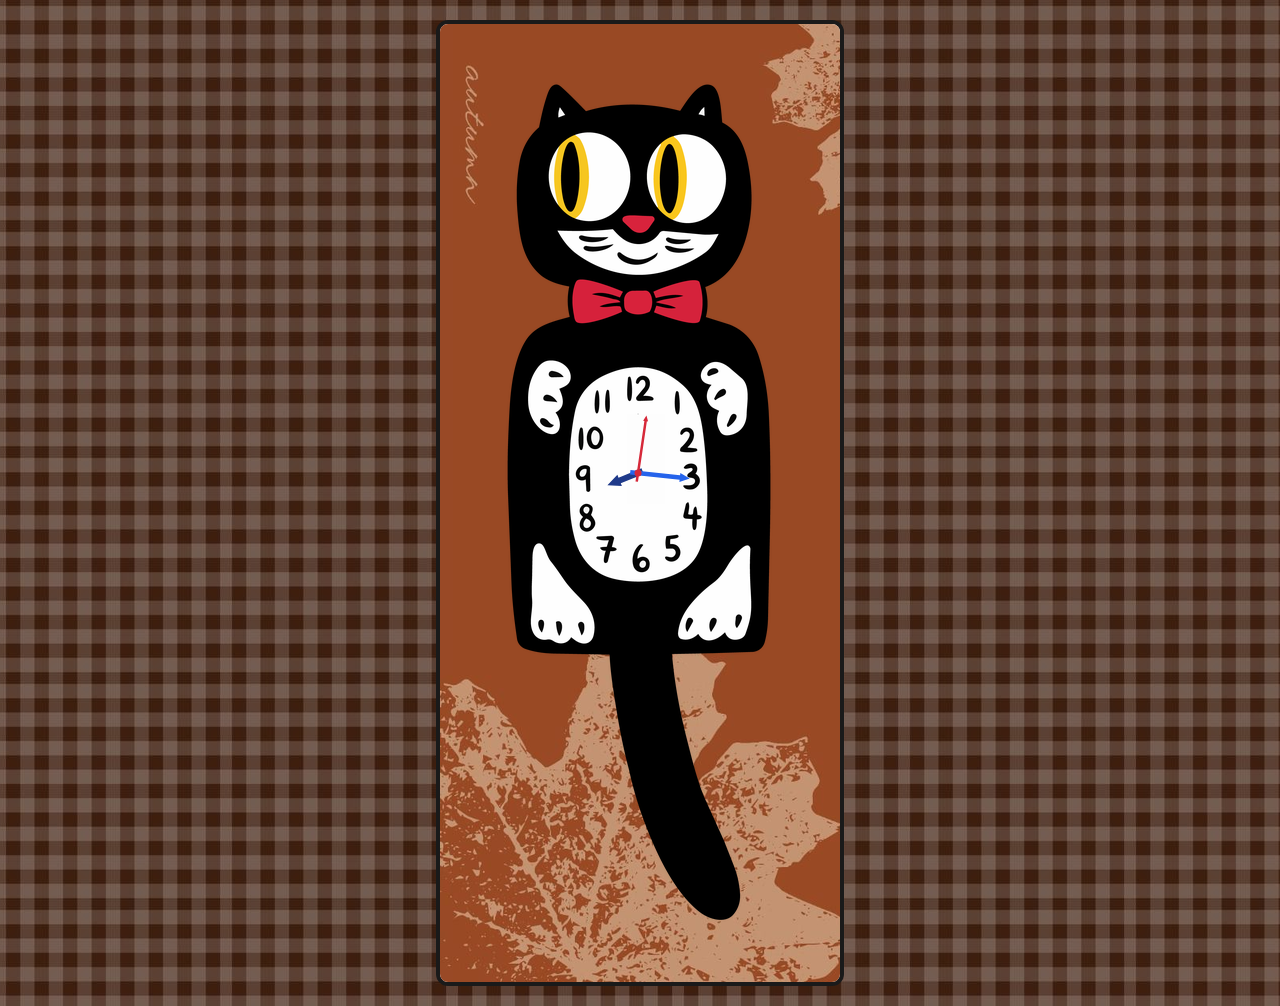
<file: relojact/reloj_gato.html>
<!doctype html>
<html>
  <head>
    <meta charset="utf-8">
    <title>Reloj Gato</title>
    <style>
      /* Fondo de cuadros fuera del canvas (el mosaico se repite sin costuras) */
      body { margin: 0; background: #3f2113 url("cuadros_tile.png") repeat; }
      /* El canvas queda como un marco visible alrededor del gato */
      canvas { display: block; margin: 20px auto; background: #ffffff; border: 4px solid #1a1a1a; border-radius: 12px; }
    </style>
  </head>
  <body>
    <!-- Canvas de 400 de ancho; el gato (300 x 858) queda centrado con 50 px de margen -->
    <canvas id="canvas" width="400" height="958"></canvas>

    <script>
    // ---------- Clase Arrow (manecilla) ----------
    // Igual que en tu guía: x, y, rotation y draw(context).
    // Diferencia: el origen (x, y) esta en la COLA de la flecha, para que gire
    // como una manecilla. Con rotation = 0 apunta hacia la derecha.
    function Arrow(length, width, color) {
      this.x = 0;
      this.y = 0;
      this.rotation = 0;
      this.length = length || 80;
      this.width = width || 6;
      this.color = color || "#000000";
    }

    Arrow.prototype.draw = function (context) {
      var head = this.width * 2.2;           // largo de la punta
      var shaft = this.length - head;        // largo del cuerpo

      context.save();
      context.translate(this.x, this.y);
      context.rotate(this.rotation);

      context.fillStyle = this.color;
      context.beginPath();
      context.moveTo(-this.length * 0.15, -this.width / 2);  // pequena cola
      context.lineTo(shaft, -this.width / 2);
      context.lineTo(shaft, -this.width);
      context.lineTo(this.length, 0);
      context.lineTo(shaft, this.width);
      context.lineTo(shaft, this.width / 2);
      context.lineTo(-this.length * 0.15, this.width / 2);
      context.closePath();
      context.fill();

      context.restore();
    };

    // ---------- Programa principal ----------
    window.onload = function () {
      var canvas = document.getElementById('canvas'),
          context = canvas.getContext('2d'),
          patron = new Image(),   // fondo de otoño (ocupa todo el canvas)
          fondo = new Image(),    // imagen del gato (con fondo transparente)
          hourHand   = new Arrow(33, 6, "#1f3a8a"),
          minuteHand = new Arrow(52, 4.5, "#2563eb"),
          secondHand = new Arrow(58, 2.5, "#d62839"),
          margenX = 50,    // margen entre el borde del canvas y el gato
          margenY = 50,
          centroX = 148 + margenX,   // centro de la esfera dentro del canvas
          centroY = 399 + margenY,
          velocidad = 120,             // 1 = tiempo real; 120 = el reloj corre 120 veces mas rapido
          inicio = Date.now();         // momento en que arranca el reloj

      patron.src = "fondo_otono.png";
      fondo.src = "gatoreloj_web.png";

      [hourHand, minuteHand, secondHand].forEach(function (hand) {
        hand.x = centroX;
        hand.y = centroY;
      });

      (function drawFrame () {
        window.requestAnimationFrame(drawFrame, canvas);
        context.clearRect(0, 0, canvas.width, canvas.height);

        // 1. Dibujar primero el fondo de otoño y encima el gato
        context.drawImage(patron, 0, 0);
        context.drawImage(fondo, margenX, margenY);

        // 2. Calcular la hora (acelerada)
        // La hora simulada avanza "velocidad" veces mas rapido que la real
        var transcurrido = (Date.now() - inicio) * velocidad,
            ahora = new Date(inicio + transcurrido),
            seg  = ahora.getSeconds() + ahora.getMilliseconds() / 1000,
            min  = ahora.getMinutes() + seg / 60,
            hora = (ahora.getHours() % 12) + min / 60;

        // 3. Grados -> radianes. Se resta 90 porque la flecha con rotation = 0
        //    apunta a las 3 y el reloj empieza arriba (las 12).
        secondHand.rotation = (seg  * 6  - 90) * Math.PI / 180;  // 360/60 = 6 grados
        minuteHand.rotation = (min  * 6  - 90) * Math.PI / 180;  // 360/60 = 6 grados
        hourHand.rotation   = (hora * 30 - 90) * Math.PI / 180;  // 360/12 = 30 grados

        // 4. Dibujar manecillas (la de segundos al final para que quede arriba)
        hourHand.draw(context);
        minuteHand.draw(context);
        secondHand.draw(context);

        // 5. Punto central
        context.fillStyle = "#d62839";
        context.beginPath();
        context.arc(centroX, centroY, 3.5, 0, Math.PI * 2);
        context.fill();
      }());
    };
    </script>
  </body>
</html>
</file>
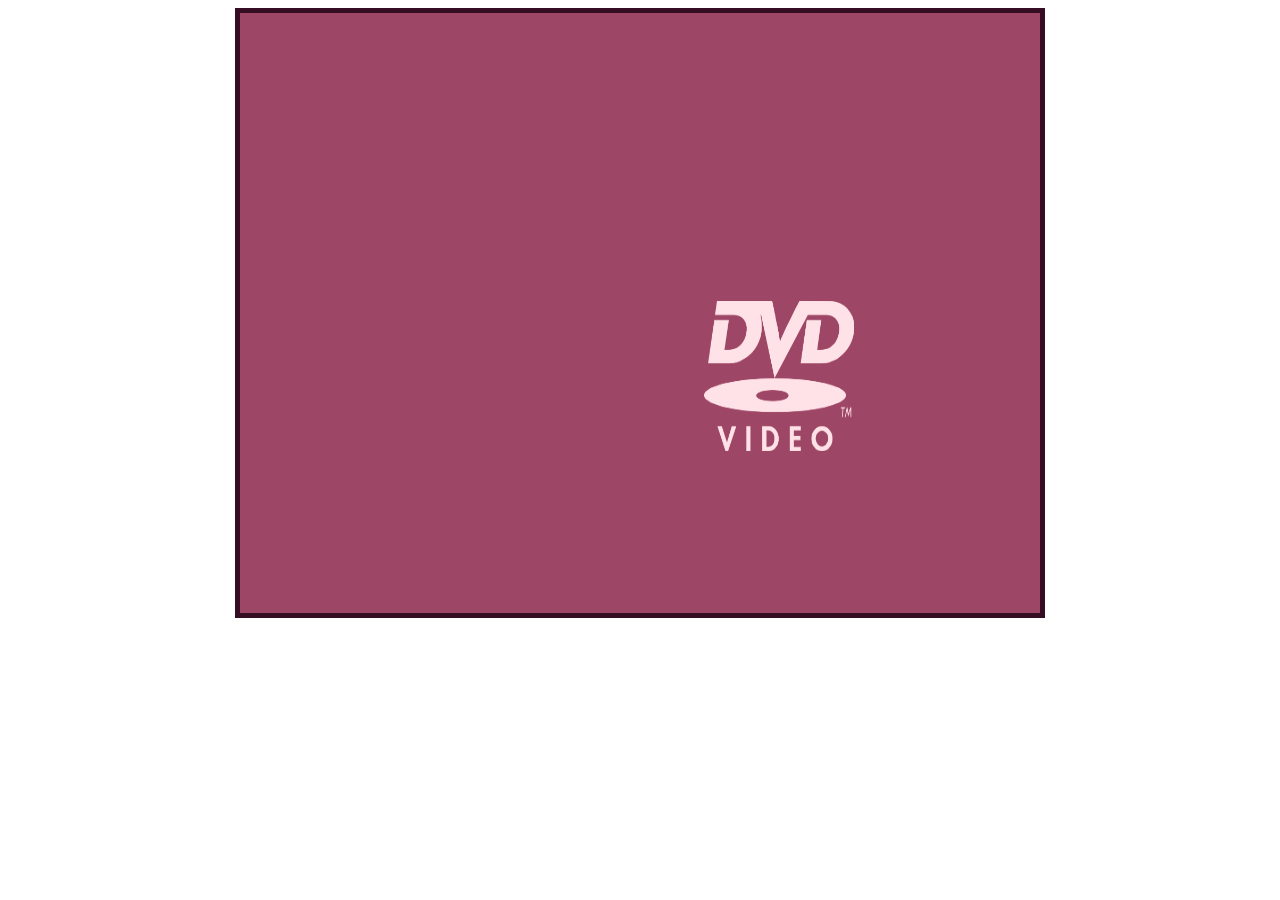
<file: reto-canvas/pagina-img-animada.html>
<!doctype html>
<html>
 <head>
   <meta charset="utf-8">
   <title>Pagina imagen animada</title>
   <style>
    body{
        text-align: center;
    }
    canvas{
        border: 5px solid #350e23;
        background-color: rgb(158, 70, 102);
    }
    </style>
    <script>
        var x=Math.random() * 650;
        var y=Math.random() * 450;   

        var dx=Math.random() < 0.5 ? 2 : -2;
        var dy=Math.random() < 0.5 ? 2 : -2;
        var imagen= new Image();
        imagen.src = "DVDLOGO.png"; 

        function animate(){    
            requestAnimationFrame(animate);
            var canvas = document.getElementById("micanvas");
            var context = canvas.getContext("2d");
            context.clearRect(0, 0, innerWidth, innerHeight);
            context.drawImage(imagen, x, y, 150, 150); 
            if (x + 150 > 800 || x < 0){
                dx= -dx;
            }
            if (y + 150 > 600 || y < 0){
                dy= -dy;
            }
            x+=dx;
            y+=dy;
        }
        animate();
    </script>
</head>
<body>
    <canvas id="micanvas" width="800" height="600"></canvas>
</body>
</html>
</file>
<file: coseno/style.css>
/* Some HTML5 Tags
 */

aside, footer, header, nav, section {
  display: block;
}

/* Examples
 */

body {
  background-color: #dd9256;
  color: #543202;
  font-family: 'Gill Sans', 'Gill Sans MT', Calibri, 'Trebuchet MS', sans-serif;
  font-size: 30px;
  text-align: center;
}

#canvas {
  background-color: #fff;
  border: 3px solid #543202;
  border-radius: 15px ;

}

header {
  padding-bottom: 10px;
}

header a {
  color: #30f;
  text-decoration: none;
}

aside {
  padding-top: 6px;
}

/* Index page
 */

#index-body {
  background-color: #9497FF;
  font-family: "Vollkorn", serif;
  color: #000;
}

#index-body a {
  text-decoration: none;
  color: #0C2C9F
}

#index-body #description, #index-body #exercises {
  overflow: auto;
  max-width: 750px;
  margin: 20px auto 20px auto;
  padding-left: 15px;
  padding-bottom: 15px;
  background-color: #fff;
  border-radius: 15px;
}

#index-body h1 {
  color: #b30300;
}

#index-body h1 a {
  text-decoration: underline;
  color: #b30300;
}

#index-body li h2, #index-body li h3, #index-body li h4 {
  color: #000;
}

#index-body li h3 {
  margin-bottom: 0px;
}

#description ul {
  margin: 0;
  padding: 4px 20px 10px 20px;
}

#description iframe {
  float: right;
  margin: 15px 0 15px 15px;
}

#exercises ol {
  margin: 0 20px 10px 0;
  padding: 0;
  list-style-type: none;
}

#exercises ol li {
  padding-top: 5px;
}

#exercises ol ol ol {
  padding-left: 60px;
  list-style-type: decimal-leading-zero;
}

#exercises ol ol ol li img, #exercises ol ol li img {
  margin-left: 4px;
  margin-bottom: -10;
}

#exercises h2 {
  margin: 10px 0 0 0;
}
</file>
<file: figcanvas/style.css>
/* Some HTML5 Tags
 */

aside, footer, header, nav, section {
  display: block;
}

/* Examples
 */

body {
  background-color: #fbb872; /* naranja durazno base */
  background-image:
    radial-gradient(ellipse 40% 22% at 5% 12%,   rgba(250, 150, 100, 0.85), transparent 70%),
    radial-gradient(ellipse 45% 22% at 40% 12%,  rgba(255, 215, 110, 0.85), transparent 70%),
    radial-gradient(ellipse 30% 18% at 88% 4%,   rgba(248, 140, 95, 0.90),  transparent 70%),
    radial-gradient(ellipse 40% 20% at 92% 24%,  rgba(255, 224, 110, 0.95), transparent 70%),
    radial-gradient(ellipse 35% 15% at 3% 46%,   rgba(215, 175, 110, 0.60), transparent 70%),
    radial-gradient(ellipse 35% 18% at 50% 45%,  rgba(245, 170, 130, 0.65), transparent 70%),
    radial-gradient(ellipse 40% 15% at 92% 58%,  rgba(248, 140, 95, 0.85),  transparent 70%),
    radial-gradient(ellipse 40% 18% at 25% 65%,  rgba(250, 145, 100, 0.90), transparent 70%),
    radial-gradient(ellipse 25% 15% at 3% 78%,   rgba(255, 215, 110, 0.90), transparent 70%),
    radial-gradient(ellipse 35% 15% at 92% 80%,  rgba(250, 160, 130, 0.70), transparent 70%);
  background-repeat: no-repeat;
  background-attachment: fixed;
  min-height: 100vh;
  margin: 0;
  padding: 10px;
  box-sizing: border-box;
  color: #543202;
  font-family: 'Gill Sans', 'Gill Sans MT', Calibri, 'Trebuchet MS', sans-serif;
  font-size: 30px;
  text-align: center;
}

/* Grano más marcado, como en la imagen */
body::before {
  content: "";
  position: fixed;
  inset: 0;
  z-index: -1;
  pointer-events: none;
  opacity: 0.30;
  background-image: url("data:image/svg+xml;utf8,<svg xmlns='http://www.w3.org/2000/svg' width='200' height='200'><filter id='n'><feTurbulence type='fractalNoise' baseFrequency='0.8' numOctaves='3' stitchTiles='stitch'/><feColorMatrix values='0 0 0 0 0.6  0 0 0 0 0.4  0 0 0 0 0.2  0 0 0 0.7 0'/></filter><rect width='100%' height='100%' filter='url(%23n)'/></svg>");
}
#canvas {
  background-color: #fff;
  border: 3px solid #543202;
  border-radius: 15px ;

}

header {
  padding-bottom: 10px;
}

header a {
  color: #30f;
  text-decoration: none;
}

aside {
  padding-top: 6px;
}

/* Index page
 */

#index-body {
  background-color: #9497FF;
  font-family: "Vollkorn", serif;
  color: #000;
}

#index-body a {
  text-decoration: none;
  color: #0C2C9F
}

#index-body #description, #index-body #exercises {
  overflow: auto;
  max-width: 750px;
  margin: 20px auto 20px auto;
  padding-left: 15px;
  padding-bottom: 15px;
  background-color: #fff;
  border-radius: 15px;
}

#index-body h1 {
  color: #b30300;
}

#index-body h1 a {
  text-decoration: underline;
  color: #b30300;
}

#index-body li h2, #index-body li h3, #index-body li h4 {
  color: #000;
}

#index-body li h3 {
  margin-bottom: 0px;
}

#description ul {
  margin: 0;
  padding: 4px 20px 10px 20px;
}

#description iframe {
  float: right;
  margin: 15px 0 15px 15px;
}

#exercises ol {
  margin: 0 20px 10px 0;
  padding: 0;
  list-style-type: none;
}

#exercises ol li {
  padding-top: 5px;
}

#exercises ol ol ol {
  padding-left: 60px;
  list-style-type: decimal-leading-zero;
}

#exercises ol ol ol li img, #exercises ol ol li img {
  margin-left: 4px;
  margin-bottom: -10;
}

#exercises h2 {
  margin: 10px 0 0 0;
}
</file>
<file: proyecto/style.css>
/* Some HTML5 Tags
 */

aside, footer, header, nav, section {
  display: block;
}

/* Examples
 */

body {
  background-color: #dd9256;
  color: #543202;
  font-family: 'Gill Sans', 'Gill Sans MT', Calibri, 'Trebuchet MS', sans-serif;
  font-size: 30px;
  text-align: center;
}

#canvas {
  background-color: #fff;
  border: 3px solid #543202;
  border-radius: 15px ;

}

header {
  padding-bottom: 10px;
}

header a {
  color: #30f;
  text-decoration: none;
}

aside {
  padding-top: 6px;
}

/* Index page
 */

#index-body {
  background-color: #9497FF;
  font-family: "Vollkorn", serif;
  color: #000;
}

#index-body a {
  text-decoration: none;
  color: #0C2C9F
}

#index-body #description, #index-body #exercises {
  overflow: auto;
  max-width: 750px;
  margin: 20px auto 20px auto;
  padding-left: 15px;
  padding-bottom: 15px;
  background-color: #fff;
  border-radius: 15px;
}

#index-body h1 {
  color: #b30300;
}

#index-body h1 a {
  text-decoration: underline;
  color: #b30300;
}

#index-body li h2, #index-body li h3, #index-body li h4 {
  color: #000;
}

#index-body li h3 {
  margin-bottom: 0px;
}

#description ul {
  margin: 0;
  padding: 4px 20px 10px 20px;
}

#description iframe {
  float: right;
  margin: 15px 0 15px 15px;
}

#exercises ol {
  margin: 0 20px 10px 0;
  padding: 0;
  list-style-type: none;
}

#exercises ol li {
  padding-top: 5px;
}

#exercises ol ol ol {
  padding-left: 60px;
  list-style-type: decimal-leading-zero;
}

#exercises ol ol ol li img, #exercises ol ol li img {
  margin-left: 4px;
  margin-bottom: -10;
}

#exercises h2 {
  margin: 10px 0 0 0;
}
</file>
